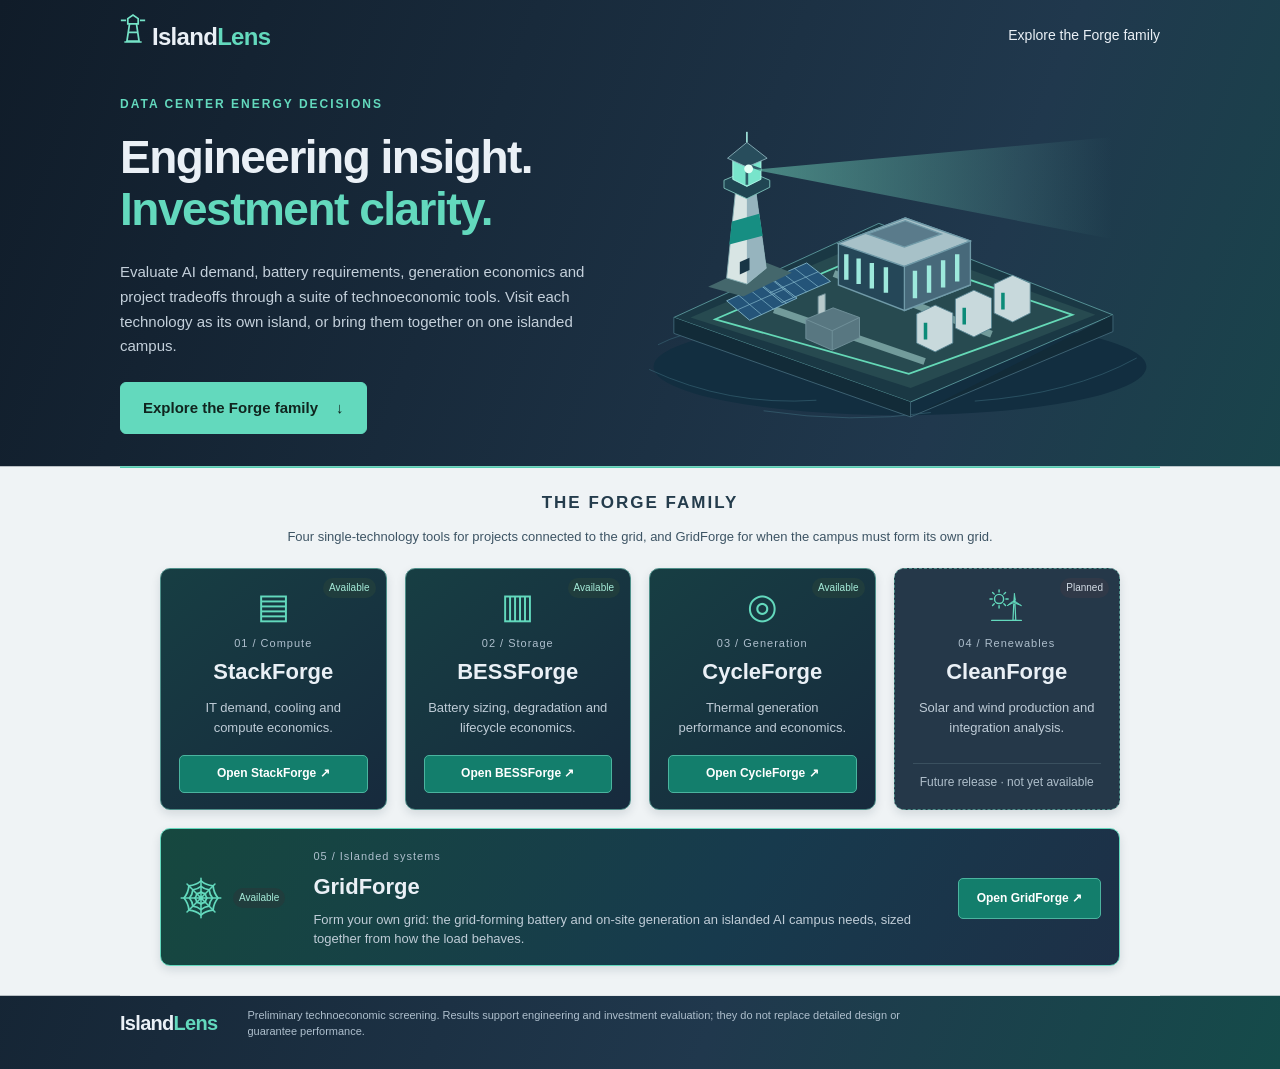
<file: index.html>
<!doctype html>
<html lang="en"><head><meta charset="utf-8"><meta name="viewport" content="width=device-width,initial-scale=1"><meta name="description" content="IslandLens: technoeconomic tools for AI demand, battery storage, generation and islanded energy systems. Home of the Forge family."><meta name="theme-color" content="#132f42"><title>IslandLens | Engineering insight. Investment clarity.</title><link rel="stylesheet" href="/style.css"></head>
<body><div class="home">
<header class="home-nav"><a class="home-brand" href="/"><svg class="home-logo-mark" viewBox="0 0 30 36" width="26" height="32" aria-hidden="true"><path d="M8 32L11 12H19L22 32Z M9 12V6L15 2L21 6V12Z" fill="none" stroke="currentColor" stroke-width="2"/><path d="M5 33H25 M10 22H20 M23 8H29 M1 8H7" stroke="currentColor" stroke-width="2"/></svg> Island<span>Lens</span></a><nav aria-label="Homepage"><a href="#forge-family">Explore the Forge family</a></nav></header>
<main class="home-main"><section class="home-hero"><div><p class="home-eyebrow">DATA CENTER ENERGY DECISIONS</p><h1>Engineering insight.<br><span>Investment clarity.</span></h1><p class="home-lede">Evaluate AI demand, battery requirements, generation economics and project tradeoffs through a suite of technoeconomic tools. Visit each technology as its own island, or bring them together on one islanded campus.</p><div class="home-actions"><a class="home-button" href="#forge-family">Explore the Forge family <span aria-hidden="true">&darr;</span></a></div></div>
<div class="home-island"><svg viewBox="0 0 620 350" role="img" aria-labelledby="island-title island-desc"><title id="island-title">The IslandLens lighthouse</title><desc id="island-desc">A lighthouse overlooking a conceptual island campus with data centers, batteries, generation and solar panels.</desc><defs><linearGradient id="sea" x2="0" y2="1"><stop stop-color="#214b5b"/><stop offset="1" stop-color="#102333"/></linearGradient><linearGradient id="beam"><stop stop-color="#83f4d3" stop-opacity=".45"/><stop offset="1" stop-color="#83f4d3" stop-opacity="0"/></linearGradient></defs>
<ellipse cx="325" cy="285" rx="280" ry="55" fill="#122e40"/><g fill="none" stroke="#477b8c" opacity=".5"><path d="M40 288 Q130 330 230 323 M410 324 Q520 316 594 275 M50 260 Q77 246 100 246 M170 335 Q270 350 360 337"/></g>
<path d="M68 229 L301 122 L567 226 L337 325Z" fill="#1a3844" stroke="#5d9b9f"/><path d="M68 229V247L337 342V325 M337 342L567 245V226" fill="#122b38" stroke="#426879"/><path d="M87 229L301 137L547 226L337 309Z" fill="#274a50"/><path d="M115 231L301 151L521 226L335 293Z" fill="none" stroke="#65d9b7" stroke-width="2"/><path d="M182 220L353 279 M250 179L429 248" stroke="#729b9b" stroke-width="8"/>
<g stroke="#709aa8" stroke-width="1.5"><path d="M255 192V145L331 116L405 142V192L330 221Z" fill="#254758"/><path d="M255 145L330 171L405 142L331 116Z" fill="#a7c1c8"/><path d="M330 171V221L405 192V142Z" fill="#47697a"/><path d="M264 157V186 M278 162V191 M293 167V196 M309 172V201 M342 176V207 M358 170V201 M374 164V195 M390 157V188" stroke="#9de9dc" stroke-width="5"/><path d="M288 134L331 119L372 134L330 149Z" fill="#5a7b8b"/></g>
<g fill="#c8d9dc" stroke="#5c8896"><path d="M344 258V225L365 215L385 224V258L365 268Z"/><path d="M388 241V208L409 198L429 207V241L409 251Z"/><path d="M432 224V191L453 181L473 190V224L453 234Z"/></g><g stroke="#0c8b78" stroke-width="4"><path d="M354 235V254 M398 218V237 M442 201V220"/></g>
<g stroke="#82b5c9" fill="#245479"><path d="M165 191L219 167L246 188L191 212Z M128 210L181 186L208 207L154 232Z"/><path d="M178 185L204 206 M192 179L219 200 M205 173L232 194 M142 204L168 226 M155 198L182 220 M168 192L196 213 M177 201L232 177 M141 220L195 196" stroke-width=".8"/></g>
<g stroke="#73939c"><path d="M218 253V231L249 218L279 229V252L248 266Z" fill="#587781"/><path d="M218 231L248 244L279 229 M248 244V266" fill="none"/><path d="M232 225V205L240 202V222" fill="#b7c9cb"/></g>
<path d="M107 194L169 165L202 178L147 205Z" fill="#44676c"/><path d="M128 184L139 77H160L173 173L151 191Z" fill="#d8e5e4" stroke="#88b1b6"/><path d="M151 88L160 77L173 173L151 191Z" fill="#96b4be"/><path d="M134 120L165 111L169 136L131 146Z" fill="#168e82"/><path d="M143 166V180L154 175V161Z" fill="#173545"/><path d="M125 82L151 94L177 81V73L151 62L125 73Z" fill="#204653" stroke="#82c6bf"/><path d="M135 72V49L151 40L167 48V72L151 80Z" fill="#78e4cb" stroke="#b7fff0"/><path d="M151 42V78 M135 49L167 61" stroke="#305e69" stroke-width="3"/><path d="M129 48L151 30L174 48L151 58Z" fill="#284d5c" stroke="#8bb2bb"/><path d="M151 30V18" stroke="#99dbd4" stroke-width="2"/>
<path d="M159 61L567 24V140Z" fill="url(#beam)"/><circle cx="153" cy="60" r="5" fill="#e5fff6"/>
</svg></div>
</section>
<section id="forge-family" class="home-family"><div class="home-section-title"><h2>The Forge family</h2></div><p class="home-family-note">Four single-technology tools for projects connected to the grid, and GridForge for when the campus must form its own grid.</p><div class="home-products">
<article class="home-product"><div class="home-product-top"><span class="home-icon" aria-hidden="true">&#9636;</span><span class="home-status">Available</span></div><p class="home-number">01 / Compute</p><h3>StackForge</h3><p>IT demand, cooling and compute economics.</p><a href="https://stack-forge-jet.vercel.app" class="home-product-link" target="_blank" rel="noopener noreferrer">Open StackForge &#8599;<span class="home-sr"> (opens in a new tab)</span></a></article>
<article class="home-product"><div class="home-product-top"><span class="home-icon" aria-hidden="true">&#9637;</span><span class="home-status">Available</span></div><p class="home-number">02 / Storage</p><h3>BESSForge</h3><p>Battery sizing, degradation and lifecycle economics.</p><a href="https://bess-forge-ruby.vercel.app/" class="home-product-link" target="_blank" rel="noopener noreferrer">Open BESSForge &#8599;<span class="home-sr"> (opens in a new tab)</span></a></article>
<article class="home-product"><div class="home-product-top"><span class="home-icon" aria-hidden="true">&#9678;</span><span class="home-status">Available</span></div><p class="home-number">03 / Generation</p><h3>CycleForge</h3><p>Thermal generation performance and economics.</p><a href="https://cycle-forge.vercel.app/" class="home-product-link" target="_blank" rel="noopener noreferrer">Open CycleForge &#8599;<span class="home-sr"> (opens in a new tab)</span></a></article>
<article class="home-product planned"><div class="home-product-top"><span class="home-icon" aria-hidden="true"><svg viewBox="0 0 40 40" width="1em" height="1em" fill="none" stroke="currentColor" stroke-width="1.6" stroke-linecap="round" stroke-linejoin="round"><circle cx="11.5" cy="12.5" r="5.2"/><path d="M19.3 12.5L21.9 12.5 M17 18L18.9 19.9 M11.5 20.3L11.5 22.9 M6 18L4.1 19.9 M3.7 12.5L1.1 12.5 M6 7L4.1 5.1 M11.5 4.7L11.5 2.1 M17 7L18.9 5.1"/><path d="M28.3 18L27.4 37H30.6L29.7 18" stroke-width="1.4"/><path d="M30.1 13.3L29 6L28.5 13.3Z M30.4 17.6L37.2 20.2L31.2 16.2Z M26.5 15.6L20.8 20.2L27.3 17Z" fill="currentColor" stroke-width="1"/><circle cx="29" cy="15.5" r="1.7" fill="currentColor" stroke="none"/><path d="M3 37H37" stroke-width="1.4"/></svg></span><span class="home-status">Planned</span></div><p class="home-number">04 / Renewables</p><h3>CleanForge</h3><p>Solar and wind production and integration analysis.</p><span class="home-planned-note">Future release &middot; not yet available</span></article>
<article class="home-product system"><div class="home-product-top"><span class="home-icon" aria-hidden="true"><svg viewBox="0 0 40 40" width="1em" height="1em" fill="none" stroke="currentColor" stroke-width="1.6" stroke-linecap="round" stroke-linejoin="round"><path d="M20 20L20 2 M20 20L32.7 7.3 M20 20L38 20 M20 20L32.7 32.7 M20 20L20 38 M20 20L7.3 32.7 M20 20L2 20 M20 20L7.3 7.3" stroke-width="1.4"/><path d="M20 14.5Q21.7 15.9 23.9 16.1Q24.1 18.3 25.5 20Q24.1 21.7 23.9 23.9Q21.7 24.1 20 25.5Q18.3 24.1 16.1 23.9Q15.9 21.7 14.5 20Q15.9 18.3 16.1 16.1Q18.3 15.9 20 14.5 M20 9.5Q23.2 12.2 27.4 12.6Q27.8 16.8 30.5 20Q27.8 23.2 27.4 27.4Q23.2 27.8 20 30.5Q16.8 27.8 12.6 27.4Q12.2 23.2 9.5 20Q12.2 16.8 12.6 12.6Q16.8 12.2 20 9.5 M20 4.5Q24.7 8.5 31 9Q31.5 15.3 35.5 20Q31.5 24.7 31 31Q24.7 31.5 20 35.5Q15.3 31.5 9 31Q8.5 24.7 4.5 20Q8.5 15.3 9 9Q15.3 8.5 20 4.5"/><circle cx="20" cy="20" r="1.8" fill="currentColor" stroke="none"/></svg></span><span class="home-status">Available</span></div><p class="home-number">05 / Islanded systems</p><h3>GridForge</h3><p>Form your own grid: the grid-forming battery and on-site generation an islanded AI campus needs, sized together from how the load behaves.</p><a href="https://gridforge-islandlens.vercel.app" class="home-product-link" target="_blank" rel="noopener noreferrer">Open GridForge &#8599;<span class="home-sr"> (opens in a new tab)</span></a></article>
</div></section>
</main><footer class="home-footer"><span class="home-brand">Island<span>Lens</span></span><p>Preliminary technoeconomic screening. Results support engineering and investment evaluation; they do not replace detailed design or guarantee performance.</p></footer></div></body></html>
</file>
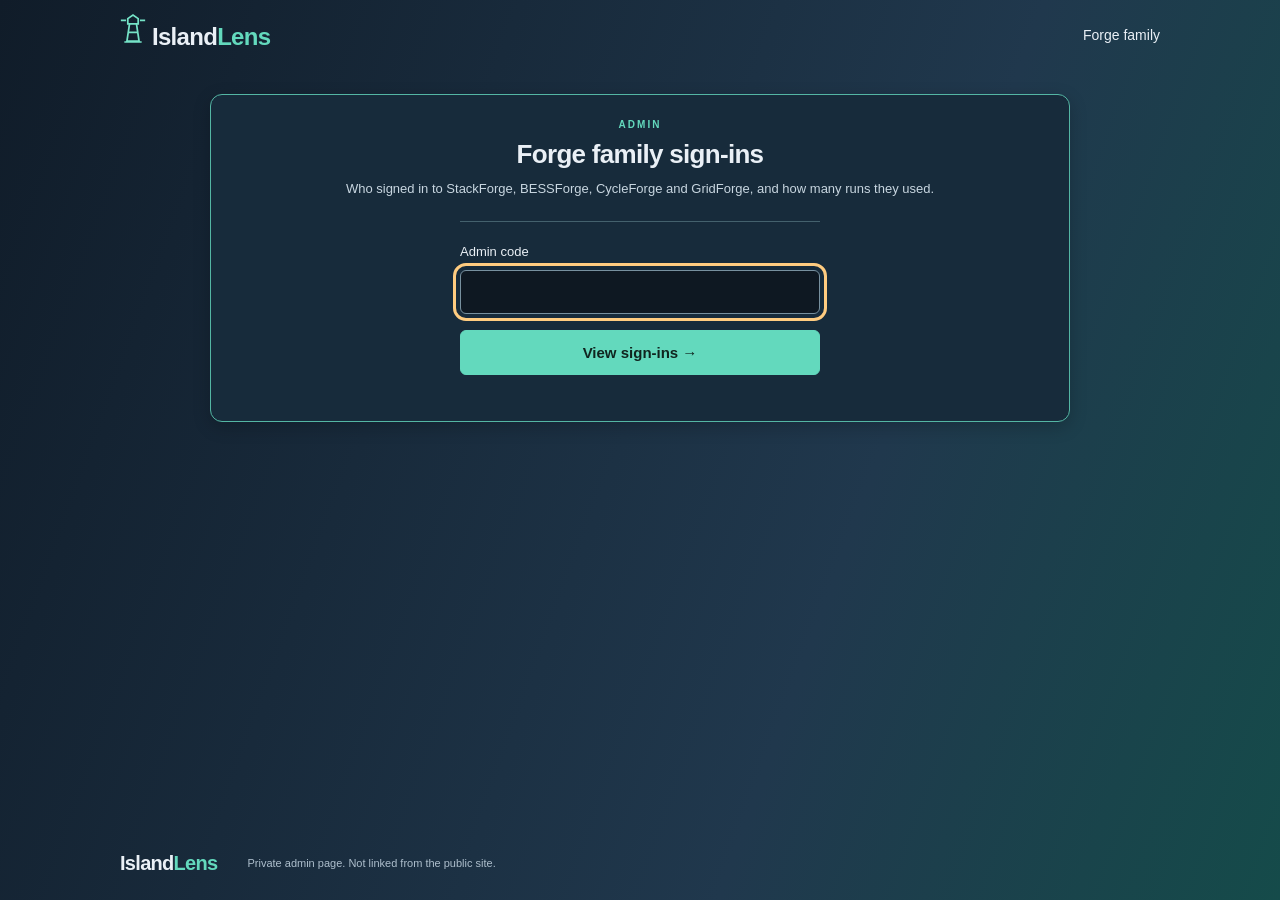
<file: admin.html>
<!doctype html>
<html lang="en"><head><meta charset="utf-8"><meta name="viewport" content="width=device-width,initial-scale=1"><meta name="robots" content="noindex,nofollow"><meta name="theme-color" content="#132f42"><title>IslandLens | Sign-ins</title><link rel="stylesheet" href="/style.css"><script src="/admin.js" defer></script></head>
<body><div class="home adm">
<header class="home-nav"><a class="home-brand" href="/"><svg class="home-logo-mark" viewBox="0 0 30 36" width="26" height="32" aria-hidden="true"><path d="M8 32L11 12H19L22 32Z M9 12V6L15 2L21 6V12Z" fill="none" stroke="currentColor" stroke-width="2"/><path d="M5 33H25 M10 22H20 M23 8H29 M1 8H7" stroke="currentColor" stroke-width="2"/></svg> Island<span>Lens</span></a><nav aria-label="Admin"><a href="/">Forge family</a><button class="home-button secondary" id="adm-out" hidden>Sign out</button></nav></header>
<main class="home-main">
<section id="adm-gate" class="home-workspace"><p class="home-eyebrow">ADMIN</p><h2>Forge family sign-ins</h2><p>Who signed in to StackForge, BESSForge, CycleForge and GridForge, and how many runs they used.</p>
<form id="adm-form" class="home-login"><label for="adm-code">Admin code</label><input id="adm-code" type="password" autocomplete="current-password" required><button class="home-button" type="submit">View sign-ins &rarr;</button><p id="adm-err" class="adm-err" role="alert"></p></form></section>
<section id="adm-board" hidden>
<div class="adm-head"><div><p class="home-eyebrow">ADMIN &middot; FORGE FAMILY</p><h1>Sign-ins</h1><p class="adm-sub" id="adm-sub"></p></div><div class="adm-tools"><label class="home-sr" for="adm-product">Product</label><select id="adm-product"><option value="">All products</option><option value="stackforge">StackForge</option><option value="bessforge">BESSForge</option><option value="cycleforge">CycleForge</option><option value="gridforge">GridForge</option></select><label class="home-sr" for="adm-q">Search names</label><input id="adm-q" type="search" placeholder="Search names"><button class="home-button" id="adm-refresh" type="button">Refresh</button></div></div>
<div class="adm-tiles" id="adm-tiles"></div>
<section class="adm-panel"><h2>People</h2><p class="adm-note">One row per name, product and code. Active means a sign-in or run in the last 30 minutes. Names are typed by the user; the code hint shows which code they used.</p><div class="adm-scroll"><table id="adm-people"></table></div></section>
<section class="adm-panel"><h2>Recent activity</h2><div class="adm-scroll"><table id="adm-events"></table></div></section>
</section>
</main><footer class="home-footer"><span class="home-brand">Island<span>Lens</span></span><p>Private admin page. Not linked from the public site.</p></footer></div></body></html>
</file>
<file: style.css>
/* IslandLens: landing site for the Forge family. Carried over from the GridForge (formerly IslandLens) app, v1.4.1. */
html,body{margin:0;background:#101c29}
.home{background:#0e1822;color:#eaf0f6;font-family:Arial,Helvetica,sans-serif;font-size:16px;line-height:1.6}.home *{box-sizing:border-box}.home a{color:inherit;text-decoration:none}.home-nav,.home-main,.home-footer{max-width:1200px;margin:auto;padding-left:40px;padding-right:40px}.home-nav{display:flex;justify-content:space-between;align-items:center;min-height:96px;border-bottom:1px solid #30414e}.home-brand{font-size:24px;font-weight:700;letter-spacing:-.7px;white-space:nowrap}.home-brand span,.home h1 span{color:#63d9bd}.home-nav nav{display:flex;align-items:center;gap:28px;font-size:14px}.home .home-button{display:inline-flex;justify-content:center;align-items:center;gap:18px;background:#63d9bd;color:#10251f;border:1px solid #63d9bd;border-radius:6px;padding:13px 22px;font-weight:700;font-size:15px;cursor:pointer}.home .home-button.secondary{background:transparent;color:#eaf0f6;border-color:#526675;padding:9px 20px}.home a:focus-visible,.home button:focus-visible,.home input:focus-visible{outline:3px solid #ffcc80;outline-offset:4px}.home a:hover{color:#89ead1}.home .home-button:hover{background:#87e6cf;color:#10251f}.home-hero{display:grid;grid-template-columns:1.25fr 1fr;gap:64px;align-items:center;padding:80px 0 88px}.home-eyebrow{color:#63d9bd;font-size:12px;font-weight:700;letter-spacing:2px;margin:0 0 18px}.home h1{font-size:clamp(36px,4.5vw,58px);line-height:1.12;letter-spacing:-2px;margin:0 0 25px}.home-lede{font-size:18px;color:#c4d0db;max-width:560px;line-height:1.7}.home-actions{display:flex;gap:24px;align-items:center;flex-wrap:wrap;margin:30px 0 18px}.home-text-link{font-size:14px}.home .home-caption{color:#aebfcd;font-size:13px}.home-visual{padding:26px;border:1px solid #426574;background:#142734;border-radius:16px;box-shadow:0 20px 50px #0003}.home-visual-top{display:flex;justify-content:space-between;color:#a8c5d2;font-size:11px;letter-spacing:2px;margin-bottom:25px}.home-visual-load{border-left:3px solid #63d9bd;padding:0 0 0 16px}.home-visual span,.home-visual strong,.home-visual small{display:block}.home-visual-load span,.home-visual-end span{font-size:10px;letter-spacing:2px;color:#82dfca}.home-visual strong{font-size:23px;margin:4px 0}.home-visual small{font-size:12px;color:#bdced8}.home-visual svg{width:100%;height:80px;margin:4px 0}.home-visual-end{border-top:1px solid #426574;margin-top:24px;padding-top:20px}.home-visual-end strong{font-size:18px}.home-visual>p{font-size:10px;color:#b2c1cd;margin:22px 0 0}.home-family{padding:45px 0 65px;border-top:1px solid #30414e}.home-section-title{display:flex;justify-content:space-between;gap:20px;align-items:end;margin-bottom:30px}.home h2{font-size:30px;line-height:1.25;letter-spacing:-.7px;margin:0 0 14px}.home-section-title>p{font-size:13px;color:#b8c7d2}.home-products{display:grid;grid-template-columns:repeat(4,1fr);gap:16px}.home-product{padding:24px 20px;background:#182733;border:1px solid #3a505f;border-radius:10px;display:flex;flex-direction:column}.home-product.planned{background:#14212c;border-style:dashed}.home-product-top{display:flex;justify-content:space-between;align-items:center;margin-bottom:30px}.home-icon{color:#63d9bd;font-size:36px;line-height:1}.home-status{font-size:11px;color:#a6ecd9;background:#203d3d;border-radius:20px;padding:3px 9px}.planned .home-status{background:#303948;color:#d3dce5}.home-number{font-size:11px;color:#aebfcd;letter-spacing:1px;margin:0 0 7px}.home h3{font-size:23px;margin:0 0 12px;line-height:1.3}.home-product>p:not(.home-number){font-size:14px;color:#bfccd7;margin:0 0 24px}.home-product-link,.home-planned-note{margin-top:auto;padding-top:17px;border-top:1px solid #3a505f;font-size:13px}.home .home-product-link{color:#7ce1c8;font-weight:700}.home-planned-note{color:#afbfcb;font-size:12px}.home-workspace{display:grid;grid-template-columns:1.2fr 1fr;gap:80px;border:1px solid #426574;background:#162632;border-radius:12px;padding:44px;margin:0 0 64px}.home-workspace>div>p:not(.home-eyebrow){color:#bfccd7;max-width:460px}.home-login{align-self:center}.home-login>p{font-size:14px;color:#b8c7d2}.home-login label{display:block;font-size:13px;margin-bottom:7px}.home-login input{width:100%;background:#0e1822;color:#eaf0f6;border:1px solid #77909f;border-radius:6px;padding:12px;font-size:16px;margin-bottom:16px}.home-login .home-button{width:100%}.home-footer{display:flex;gap:60px;align-items:center;padding-top:25px;padding-bottom:35px;border-top:1px solid #30414e}.home-footer p{max-width:700px;font-size:12px;color:#aebfcd}.home-sr{position:absolute;width:1px;height:1px;overflow:hidden;clip-path:inset(50%)}
@media(max-width:1000px){.home-hero{gap:30px}.home-products{grid-template-columns:repeat(2,1fr)}.home-workspace{gap:35px}}@media(max-width:650px){.home-nav,.home-main,.home-footer{padding-left:22px;padding-right:22px}.home-nav{min-height:80px}.home-nav nav{gap:10px}.home-nav nav>a:first-child{display:none}.home-hero{grid-template-columns:1fr;padding:45px 0;gap:30px}.home h1{letter-spacing:-1px}.home-section-title{display:block}.home-products{grid-template-columns:1fr}.home-product-top{margin-bottom:18px}.home-workspace{grid-template-columns:1fr;padding:25px;gap:20px}.home-footer{display:block}.home h2{font-size:27px}.home-visual{padding:22px}.home-actions{gap:18px}}
.home{background:linear-gradient(110deg,#101c29,#20384d 65%,#154b4a)}
.home-nav{min-height:70px;border-bottom:0;max-width:1120px}.home-main{max-width:1120px}.home-logo-mark{color:#75e3c7;font-size:28px}.home-hero{grid-template-columns:1fr 1.15fr;gap:20px;padding:25px 0 22px}.home h1{font-size:clamp(32px,3.6vw,46px);letter-spacing:-1.5px}.home-lede{font-size:15px;line-height:1.65;max-width:480px}.home-actions{margin:23px 0 10px;gap:18px}.home-island{min-width:0}.home-island svg{width:100%;height:auto;display:block}.home-family{background:#eff3f5;box-shadow:0 0 0 100vmax #eff3f5;clip-path:inset(0 -100vmax);border-top:2px solid #52cbb0;padding:24px 0 30px}.home-section-title{justify-content:center;margin:0 0 22px}.home-section-title h2{font-size:17px;text-transform:uppercase;letter-spacing:2px;color:#243c4c;margin:0}.home-products{gap:18px;max-width:960px;margin:auto}.home-product{padding:19px 18px 16px;background:linear-gradient(140deg,#173e43,#172a3d);border:1px solid #4e8f89;box-shadow:0 4px 10px #10273420;text-align:center}.home-product.planned{background:#253849}.home-product-top{margin-bottom:12px;position:relative;justify-content:center}.home-icon{font-size:35px}.home-status{position:absolute;right:-8px;top:-10px;font-size:10px;padding:2px 6px}.home-number{font-size:11px;margin-bottom:5px}.home h3{font-size:22px}.home-product>p:not(.home-number){font-size:13px;line-height:1.5;margin-bottom:18px}.home-product-link{background:#137e6c;border:1px solid #4bb49f;border-radius:5px;padding:8px 6px}.home .home-product-link{color:#fff;font-size:12px}.home-planned-note{padding-top:9px}.home-workspace{display:block;text-align:center;max-width:860px;margin:24px auto;padding:22px 28px;background:#172b3b;border:1px solid #54b6a4;box-shadow:0 5px 18px #0003}.home-workspace .home-eyebrow{font-size:10px;margin:0 0 5px}.home-workspace h2{font-size:26px;margin-bottom:8px}.home-workspace>p:not(.home-eyebrow){font-size:13px;margin:0 0 16px;color:#c8d6e0}.home-login{max-width:360px;margin:22px auto 0;text-align:left;border-top:1px solid #44616d;padding-top:20px}.home-login h3{font-size:18px}.home-footer{border-top:0;padding-top:0;padding-bottom:18px;max-width:1120px;gap:30px}.home-footer p{font-size:11px;line-height:1.5}.home-footer .home-brand{font-size:20px}
@media(max-width:1000px) and (min-width:651px){.home-products{grid-template-columns:repeat(4,1fr);gap:10px}.home-product{padding:18px 10px 12px}.home h3{font-size:18px}.home-status{position:static;margin-left:7px}.home-icon{font-size:26px}.home-product-top{flex-wrap:wrap}}
@media(max-width:650px){.home-hero{grid-template-columns:1fr;padding:25px 0 15px;gap:0}.home-island{max-width:450px;margin:0 auto}.home-products{grid-template-columns:repeat(2,minmax(0,1fr));gap:12px}.home-product{padding:20px 12px 14px}.home h3{font-size:19px}.home-status{position:static;margin-left:5px}.home-product-top{flex-wrap:wrap}.home-workspace{padding:22px 16px;margin:22px 0}.home-workspace h2{font-size:24px}.home-footer{padding-bottom:15px}.home h1{font-size:36px}.home-actions .home-text-link{display:none}.home-family{padding-top:20px}.home-product-link{font-size:11px!important}}
@media(max-width:360px){.home-products{grid-template-columns:1fr}}
/* Forge family: four single-asset islands, then the islanded system */
.home-product.system{grid-column:1/-1;display:grid;grid-template-columns:auto 1fr auto;gap:8px 28px;align-items:center;text-align:left;background:linear-gradient(120deg,#16483f,#173a4d 60%,#1d3047);border-color:#63d9bd}
.home-product.system .home-product-top{margin:0;grid-row:span 3}.home-product.system .home-icon{font-size:44px}.home-product.system .home-status{position:static;margin-left:10px}
.home-product.system .home-number,.home-product.system h3,.home-product.system>p:not(.home-number){grid-column:2;margin:0}.home-product.system .home-product-link{grid-column:3;grid-row:1/span 3;margin:0;padding:10px 18px;white-space:nowrap}
.home-family-note{text-align:center;color:#3d5464;font-size:13px;max-width:760px;margin:-8px auto 20px}
@media(max-width:650px){.home-product.system{grid-template-columns:1fr;text-align:center}.home-product.system .home-product-top{grid-row:auto;justify-content:center}.home-product.system .home-number,.home-product.system h3,.home-product.system>p:not(.home-number),.home-product.system .home-product-link{grid-column:1;grid-row:auto}}
/* Admin: Forge family sign-ins (admin.html) */
.adm [hidden]{display:none!important}
.adm{min-height:100vh;display:flex;flex-direction:column}.adm .home-main{flex:1;width:100%;padding-bottom:30px}.adm .home-nav,.adm .home-footer{width:100%}
.adm .home-nav nav{gap:18px}.adm .home-nav nav>a:first-child{display:inline}.adm button.home-button.secondary{padding:7px 14px;font-size:13px}
.adm-err{color:#ffb4a6;font-size:13px;min-height:1em;margin:10px 0 0}
.adm-head{display:flex;justify-content:space-between;align-items:end;gap:20px;flex-wrap:wrap;margin:18px 0 18px}.adm-head h1{margin:0 0 4px}.adm-head .home-eyebrow{margin-bottom:8px}.adm-sub{color:#b8c7d2;font-size:13px;margin:0}
.adm-tools{display:flex;gap:10px;flex-wrap:wrap;align-items:center}.adm-tools select,.adm-tools input{background:#0e1822;color:#eaf0f6;border:1px solid #77909f;border-radius:6px;padding:10px 12px;font:inherit;font-size:14px;min-height:44px}.adm-tools .home-button{padding:10px 18px;min-height:44px}.adm-tools .home-button:disabled{opacity:.6;cursor:default}
.adm-tiles{display:grid;grid-template-columns:repeat(4,minmax(0,1fr));gap:14px;margin-bottom:18px}.adm-tile{background:#172b3b;border:1px solid #426574;border-radius:10px;padding:14px 16px}.adm-tile p{margin:0;font-size:12px;letter-spacing:1px;color:#82dfca;text-transform:uppercase}.adm-tile b{display:block;font-size:30px;line-height:1.2;margin:4px 0 2px;font-variant-numeric:tabular-nums}.adm-tile small{color:#aebfcd;font-size:12px}
.adm-panel{background:#eff3f5;color:#1d2f3b;border-radius:10px;padding:18px 20px;margin-bottom:18px}.adm .adm-panel h2{font-size:18px;letter-spacing:0;margin:0 0 4px;color:#1d2f3b}.adm-note{font-size:12.5px;color:#4d6372;margin:0 0 12px}
.adm-scroll{overflow-x:auto}.adm-panel table{width:100%;border-collapse:collapse;font-size:13.5px;font-variant-numeric:tabular-nums}.adm-panel th{text-align:left;font-size:11.5px;font-weight:700;color:#4d6372;text-transform:uppercase;letter-spacing:.6px;padding:8px 10px;border-bottom:2px solid #c9d6dc;white-space:nowrap}.adm-panel td{padding:9px 10px;border-bottom:1px solid #d7e1e5;white-space:nowrap}.adm-panel .n{text-align:right}.adm-panel code{font-size:12.5px;background:#dde7eb;border-radius:4px;padding:1px 6px}
.adm-tag{font-size:11.5px;border-radius:20px;padding:2px 8px;background:#dfe7ea;color:#2d4250}.adm-tag.trial{background:#fdecd3;color:#8a4b0f}
.adm-dot{display:inline-block;width:8px;height:8px;border-radius:50%;background:#14a37f;margin-right:8px;vertical-align:1px}.adm-empty{text-align:center;color:#4d6372;padding:22px}
@media(max-width:820px){.adm-tiles{grid-template-columns:repeat(2,minmax(0,1fr))}.adm-tools{width:100%}.adm-tools input{flex:1;min-width:0}}
@media(max-width:650px){.adm .home-nav nav>a:first-child{display:inline}.adm-panel{padding:14px 12px}.adm-tile b{font-size:24px}}
.home-icon svg{display:block}
</file>
